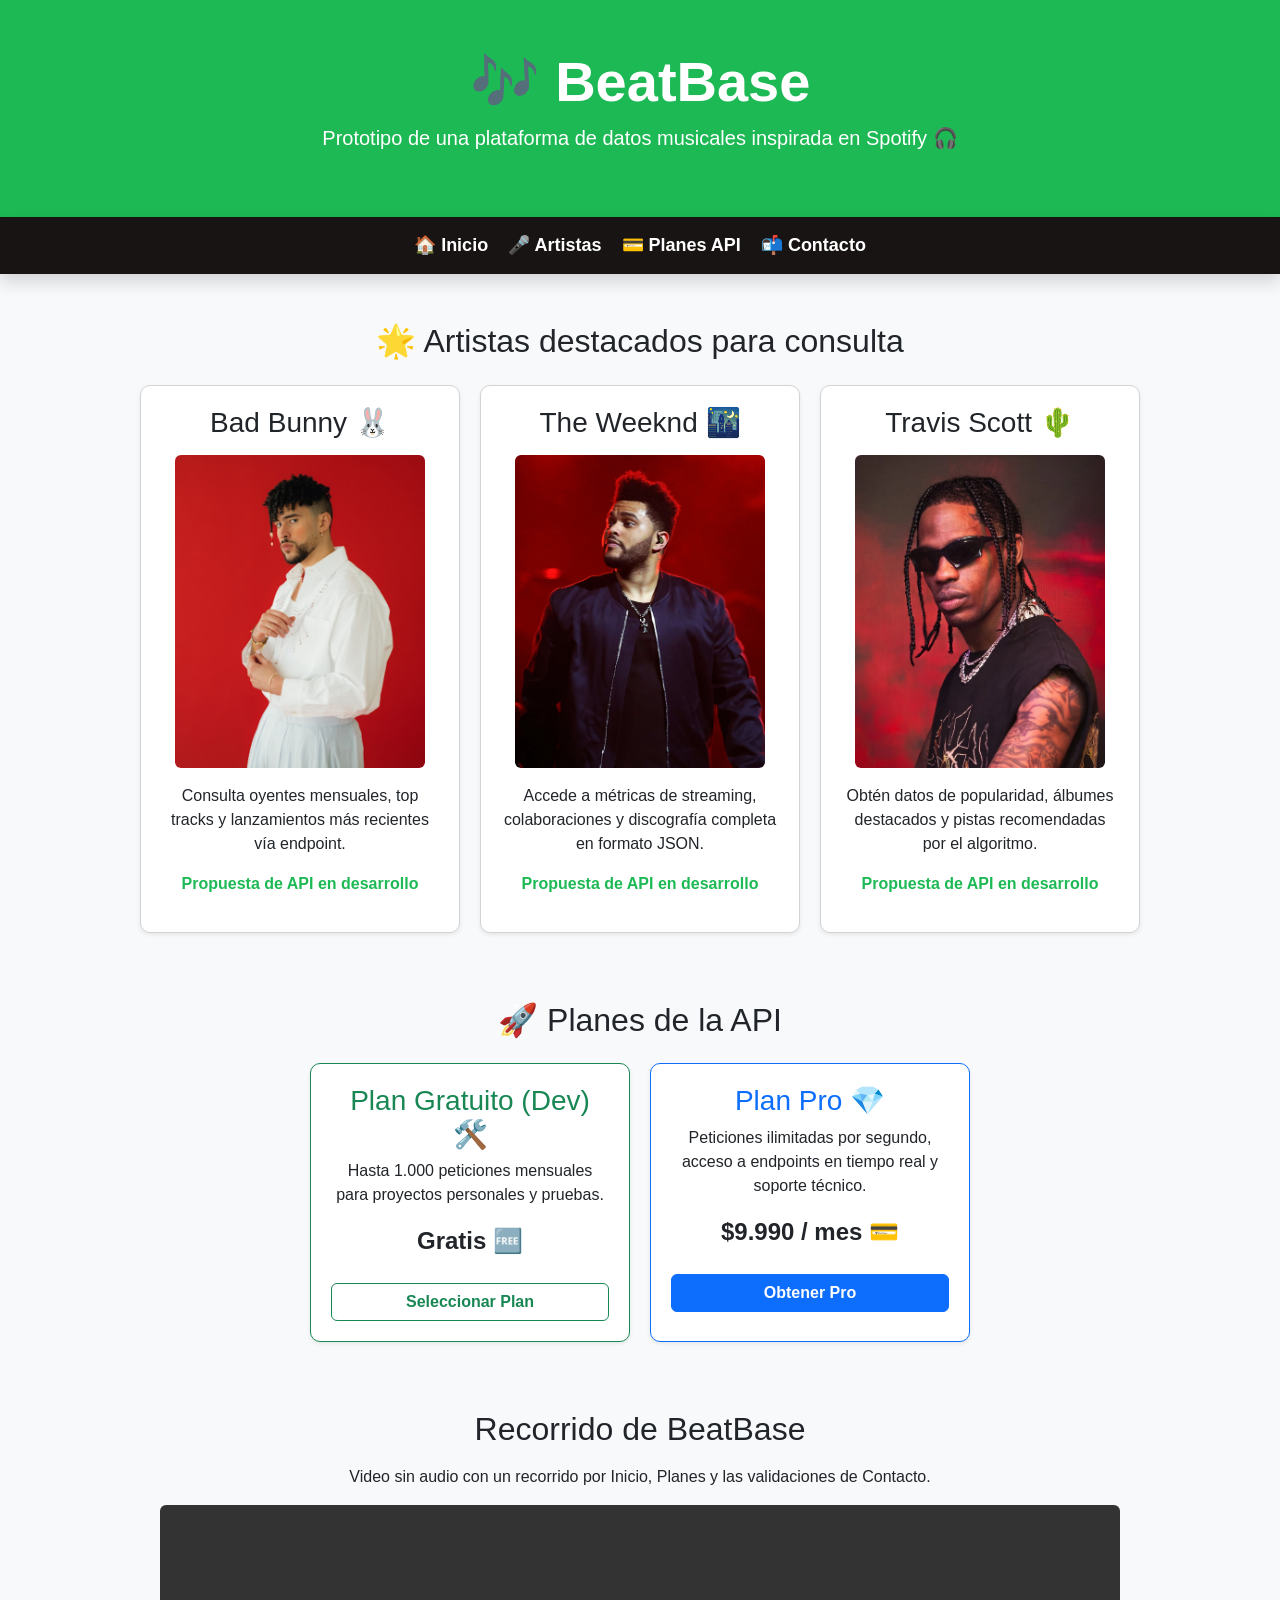
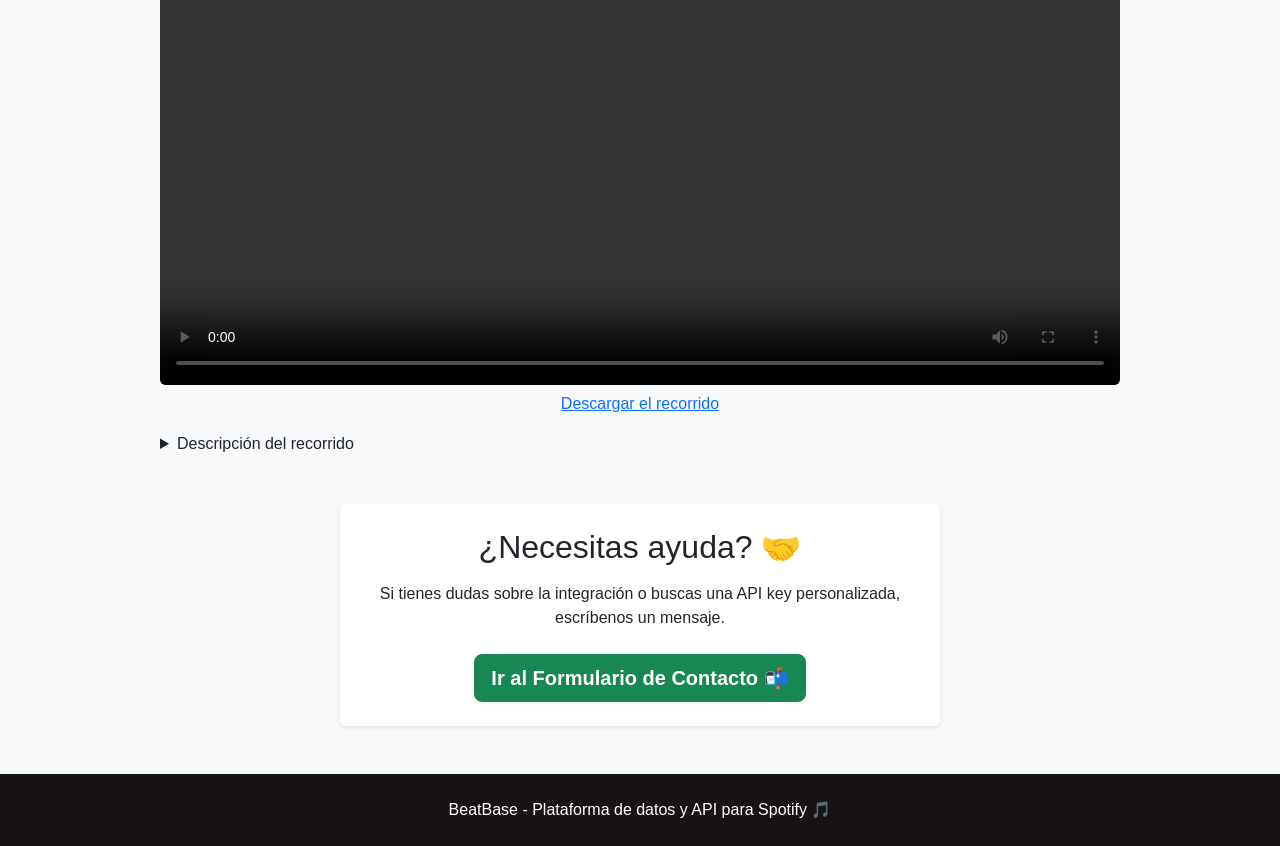
<file: index.html>
<!DOCTYPE html>
<html lang="es">
<head>
    <meta charset="UTF-8">
    <meta name="viewport" content="width=device-width, initial-scale=1.0">
    <title>BeatBase</title>
    <link href="https://cdn.jsdelivr.net/npm/bootstrap@5.3.8/dist/css/bootstrap.min.css" rel="stylesheet">
    <link rel="stylesheet" href="css/estilos.css">
</head>

<body class="bg-light">
    <header id="inicio" class="cabecera text-center py-5 shadow-sm">
        <h1 class="display-4 fw-bold">🎶 BeatBase</h1>
        <p class="lead">Prototipo de una plataforma de datos musicales inspirada en Spotify 🎧</p>
    </header>

    <nav class="menu shadow">
        <a href="index.html">🏠 Inicio</a>
        <a href="#artistas">🎤 Artistas</a>
        <a href="#planes">💳 Planes API</a>
        <a href="contacto.html">📬 Contacto</a>
    </nav>
    
    <main class="container py-5">
        
        <section id="artistas" class="text-center mb-5">
            <h2 class="mb-4">🌟 Artistas destacados para consulta</h2>
            
            <div class="contenedor-flex">
                <article class="tarjeta shadow-sm">
                    <h3 class="mb-3">Bad Bunny 🐰</h3>
                    <img src="img/bad-bunny.jpg" alt="Foto de Bad Bunny" width="250" class="rounded">
                    <p class="mt-3">Consulta oyentes mensuales, top tracks y lanzamientos más recientes vía endpoint.</p>
                    <p class="estado-api"><strong>Propuesta de API en desarrollo</strong></p>
                </article>

                <article class="tarjeta shadow-sm">
                    <h3 class="mb-3">The Weeknd 🌃</h3>
                    <img src="img/the-weeknd.jpg" alt="Foto de The Weeknd" width="250" class="rounded">
                    <p class="mt-3">Accede a métricas de streaming, colaboraciones y discografía completa en formato JSON.</p>
                    <p class="estado-api"><strong>Propuesta de API en desarrollo</strong></p>
                </article>

                <article class="tarjeta shadow-sm">
                    <h3 class="mb-3">Travis Scott 🌵</h3>
                    <img src="img/travis-scott.webp" alt="Foto de Travis Scott" width="250" class="rounded">
                    <p class="mt-3">Obtén datos de popularidad, álbumes destacados y pistas recomendadas por el algoritmo.</p>
                    <p class="estado-api"><strong>Propuesta de API en desarrollo</strong></p>
                </article>
            </div>
        </section>

        <section id="planes" class="text-center mb-5">
            <h2 class="mb-4">🚀 Planes de la API</h2>
            
            <div class="contenedor-flex">
                <article class="tarjeta shadow-sm border-success">
                    <h3 class="text-success">Plan Gratuito (Dev) 🛠️</h3>
                    <p>Hasta 1.000 peticiones mensuales para proyectos personales y pruebas.</p>
                    <p class="fs-4"><strong>Gratis 🆓</strong></p>
                    <button id="btnPlanGratis" class="btn btn-outline-success mt-2 fw-bold w-100">Seleccionar Plan</button>
                </article>
                
                <article class="tarjeta shadow-sm border-primary">
                    <h3 class="text-primary">Plan Pro 💎</h3>
                    <p>Peticiones ilimitadas por segundo, acceso a endpoints en tiempo real y soporte técnico.</p>
                    <p class="fs-4"><strong>$9.990 / mes 💳</strong></p>
                    <button id="btnPlanPro" class="btn btn-primary mt-2 fw-bold w-100">Obtener Pro</button>
                </article>
            </div>
        </section>

        <section id="demostracion" class="text-center mb-5">
            <h2 class="mb-3">Recorrido de BeatBase</h2>
            <p>Video sin audio con un recorrido por Inicio, Planes y las validaciones de Contacto.</p>
            <video controls preload="metadata" class="w-100 rounded" style="max-width: 960px;" aria-label="Demostración de navegación y validación de BeatBase">
                <source src="media/recorrido-beatbase.mp4" type="video/mp4">
                <track kind="captions" src="media/recorrido-es.vtt" srclang="es" label="Español" default>
                Tu navegador no admite video HTML. Puedes descargarlo con el enlace siguiente.
            </video>
            <p><a href="media/recorrido-beatbase.mp4" download>Descargar el recorrido</a></p>
            <details class="text-start mx-auto" style="max-width: 960px;">
                <summary>Descripción del recorrido</summary>
                <p>Se muestran las tarjetas de artistas y los planes propuestos. En Contacto, el formulario rechaza campos vacíos y un mensaje breve. Al completar los datos válidos, confirma la validación, aclara que no envía ni guarda datos y limpia los campos.</p>
            </details>
        </section>

        <section class="text-center bg-white p-4 rounded shadow-sm mx-auto" style="max-width: 600px;">
            <h2 class="mb-3">¿Necesitas ayuda? 🤝</h2>
            <p class="mb-4">Si tienes dudas sobre la integración o buscas una API key personalizada, escríbenos un mensaje.</p>
            <a href="contacto.html" class="btn btn-success btn-lg fw-bold">Ir al Formulario de Contacto 📬</a>
        </section>
        
    </main>

    <footer class="pie-pagina text-center py-4">
        <p class="m-0">BeatBase - Plataforma de datos y API para Spotify 🎵</p>
    </footer>

    <script src="js/funciones.js"></script>
</body>
</html>
</file>
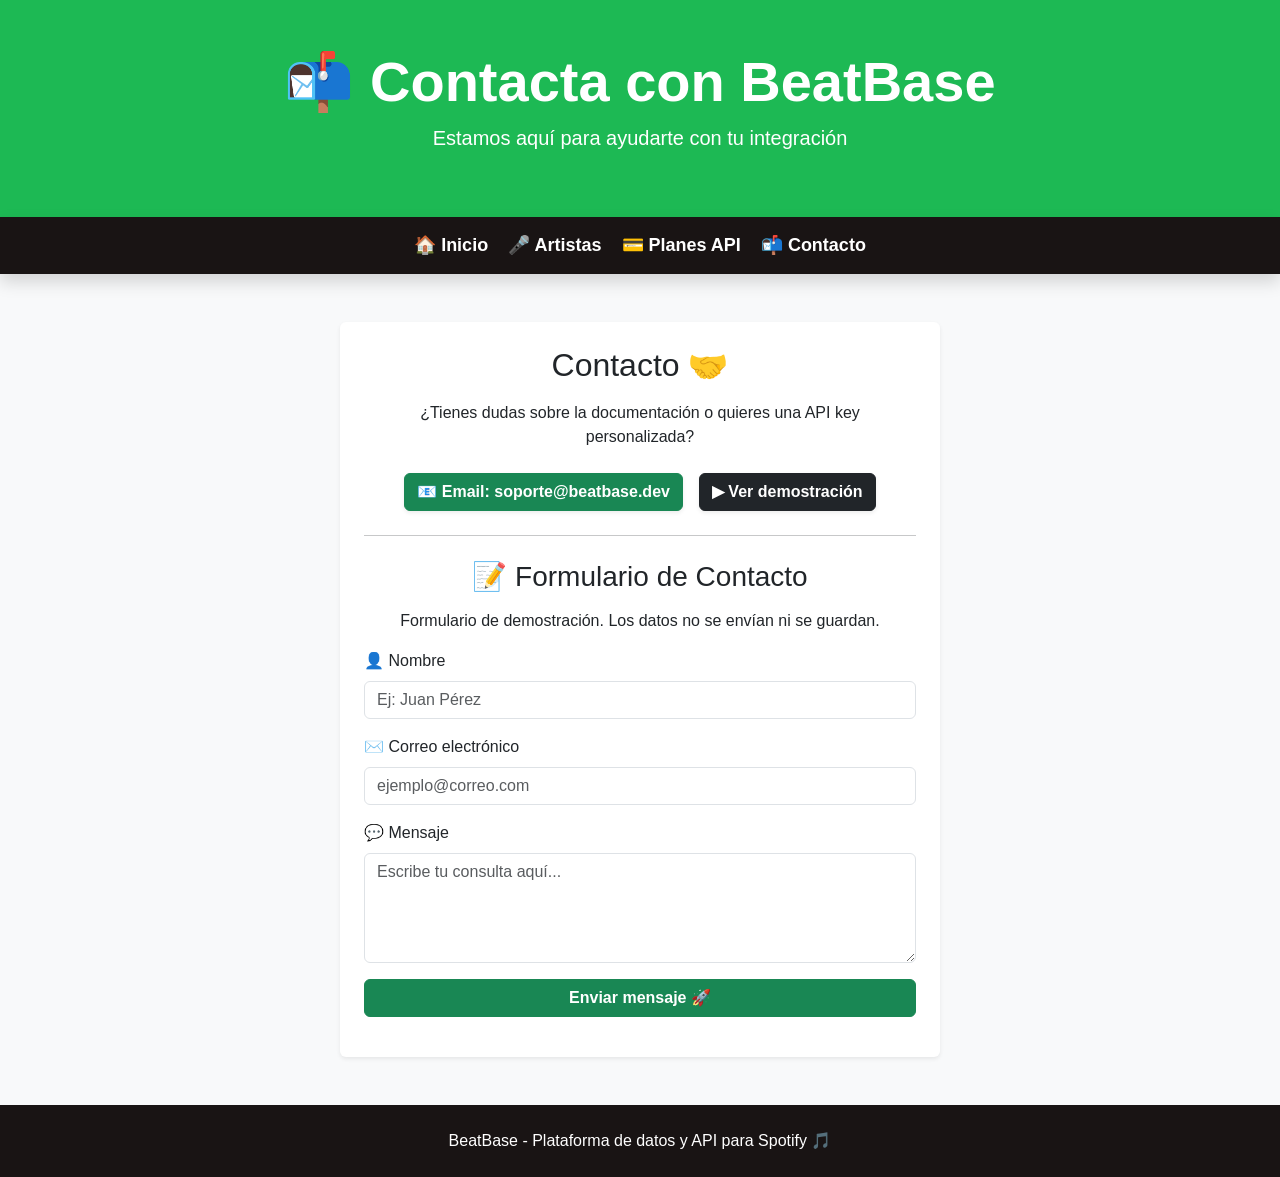
<file: contacto.html>
<!DOCTYPE html>
<html lang="es">
<head>
    <meta charset="UTF-8">
    <meta name="viewport" content="width=device-width, initial-scale=1.0">
    <title>BeatBase - Contacto</title>
    <link href="https://cdn.jsdelivr.net/npm/bootstrap@5.3.8/dist/css/bootstrap.min.css" rel="stylesheet">
    <link rel="stylesheet" href="css/estilos.css">
</head>

<body class="bg-light">
    
    <header class="cabecera text-center py-5 shadow-sm">
        <h1 class="display-4 fw-bold">📬 Contacta con BeatBase</h1>
        <p class="lead">Estamos aquí para ayudarte con tu integración</p>
    </header>

    <nav class="menu shadow">
        <a href="index.html">🏠 Inicio</a>
        <a href="index.html#artistas">🎤 Artistas</a>
        <a href="index.html#planes">💳 Planes API</a>
        <a href="contacto.html">📬 Contacto</a>
    </nav>
    
    <main class="container py-5">
        <section id="contactos" class="text-center bg-white p-4 rounded shadow-sm mx-auto" style="max-width: 600px;">
            <h2 class="mb-3">Contacto 🤝</h2>
            <p class="mb-4">¿Tienes dudas sobre la documentación o quieres una API key personalizada?</p>
            
            <div class="d-flex flex-column flex-sm-row justify-content-center gap-3 mb-4">

                <button id="btnCopiarEmail" type="button" class="btn btn-success fw-bold shadow-sm">
                    📧 Email: soporte@beatbase.dev
                </button>

                <a href="index.html#demostracion" class="btn btn-dark fw-bold shadow-sm">
                    ▶ Ver demostración
                </a>

            </div>

            <hr class="my-4">

            <h3 class="mb-3">📝 Formulario de Contacto</h3>
            <p>Formulario de demostración. Los datos no se envían ni se guardan.</p>
            <form id="formularioContacto" class="text-start" novalidate>
                <div class="mb-3">
                    <label for="nombre" class="form-label">👤 Nombre</label>
                    <input type="text" id="nombre" class="form-control" placeholder="Ej: Juan Pérez" autocomplete="name" required minlength="10">
                </div>
                <div class="mb-3">
                    <label for="correo" class="form-label">✉️ Correo electrónico</label>
                    <input type="email" id="correo" class="form-control" placeholder="ejemplo@correo.com" autocomplete="email" required>
                </div>
                <div class="mb-3">
                    <label for="mensaje" class="form-label">💬 Mensaje</label>
                    <textarea id="mensaje" class="form-control" rows="4" placeholder="Escribe tu consulta aquí..." required minlength="50"></textarea>
                </div>
                <button type="submit" class="btn btn-success w-100 fw-bold">
                    Enviar mensaje 🚀
                </button>
                <div id="alertaMensaje" class="mt-3" role="status" aria-live="polite"></div>
            </form>
        </section>
    </main>

    <footer class="pie-pagina text-center py-4">
        <p class="m-0">BeatBase - Plataforma de datos y API para Spotify 🎵</p>
    </footer>

    <script src="js/funciones.js"></script>
</body>
</html>
</file>
<file: css/estilos.css>
body {
    font-family: Arial, Helvetica, sans-serif;
}

.cabecera {
    background-color: #1db954;
    color: white;
}

.menu {
    display: flex;
    flex-wrap: wrap;
    justify-content: center;
    gap: 8px 20px;
    background-color: #191414;
    padding: 15px;
    text-align: center;
    position: sticky;
    top: 0;
    z-index: 1000;
}

.menu a {
    color: white;
    text-decoration: none;
    margin: 0;
    font-weight: bold;
    font-size: 18px;
}

.menu a:hover {
    color: #1db954;
}

.contenedor-flex {
    display: flex;
    gap: 20px;
    flex-wrap: wrap;
    justify-content: center;
}

.tarjeta {
    max-width: 100%;
    background-color: white;
    border: 1px solid lightgray;
    border-radius: 10px;
    padding: 20px;
    width: 320px;
    margin-bottom: 20px;
}

.estado-api {
    color: #1db954;
}

.pie-pagina {
    background-color: #191414;
    color: white;
}

.tarjeta img { max-width: 100%; height: auto; }
section[id] { scroll-margin-top: 110px; }
.menu a:focus-visible { outline: 2px solid #1db954; outline-offset: 4px; }
</file>
